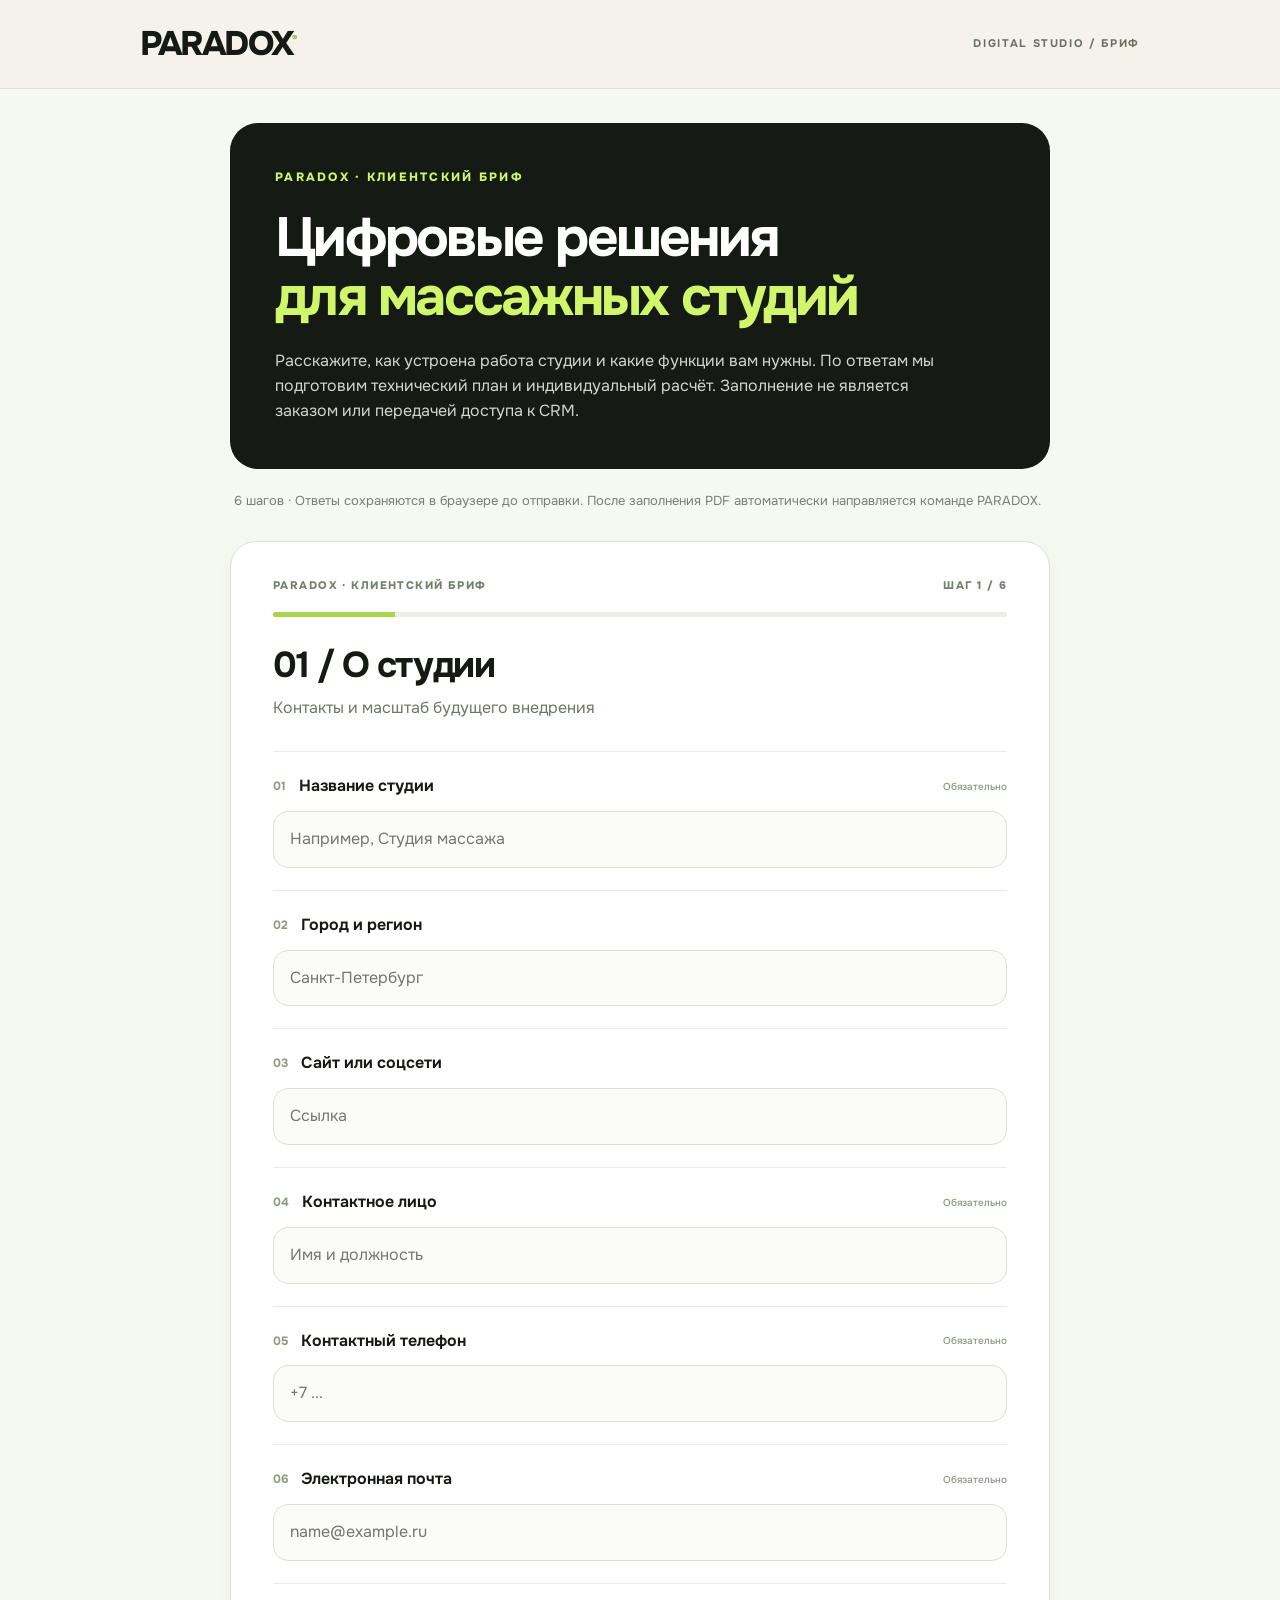
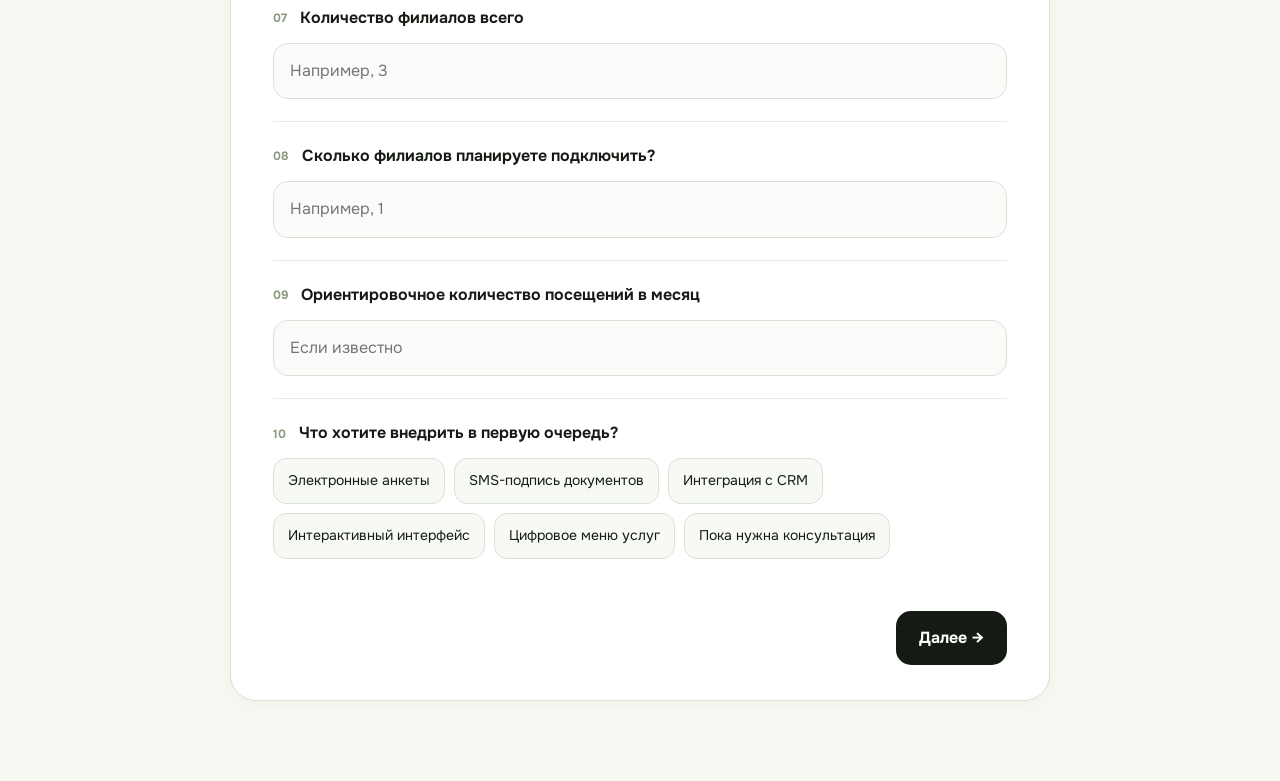
<file: massage-brief/index.html>
<!doctype html><html lang="ru"><head><meta charset="utf-8"><meta name="viewport" content="width=device-width,initial-scale=1,viewport-fit=cover"><meta name="theme-color" content="#f4f2ea"><title>PARADOX — Бриф для массажных студий</title><link rel="preconnect" href="https://fonts.googleapis.com"><link href="https://fonts.googleapis.com/css2?family=Onest:wght@400;500;600;700;800&display=swap" rel="stylesheet"><style>
:root{--ink:#151a14;--lime:#d1f56b;--cream:#f4f2ea;--line:#dce1d5}*{box-sizing:border-box}body{margin:0;background:#f6f8f2;color:var(--ink);font:16px/1.55 Onest,-apple-system,BlinkMacSystemFont,"Segoe UI",sans-serif}.brandbar{background:var(--cream);padding:27px max(22px,calc((100vw - 1000px)/2));border-bottom:1px solid var(--line);display:flex;align-items:center;justify-content:space-between}.brand{font-size:34px;letter-spacing:-.07em;font-weight:800;line-height:1}.brand sup{font-size:11px;color:#90af3f;letter-spacing:0}.bartext{color:#667161;letter-spacing:.15em;font-size:11px;font-weight:700}.wrap{max-width:860px;margin:34px auto 80px;padding:0 20px}.hero{padding:45px;border-radius:28px;background:#151a14;color:#fff}.hero .tag{color:var(--lime);font-size:12px;font-weight:800;letter-spacing:.19em}.hero h1{font-size:clamp(31px,5.5vw,55px);line-height:1.08;letter-spacing:-.05em;margin:22px 0}.hero h1 em{color:var(--lime);font-style:normal}.hero p{color:#d2d7cd;max-width:670px;margin:0}.subnote{color:#778173;font-size:13px;margin:22px 4px 30px}.step{padding:35px 42px;background:#fff;border:1px solid var(--line);border-radius:26px;box-shadow:0 4px 18px #1b261008}.step[hidden],#done[hidden]{display:none}.over{display:flex;justify-content:space-between;gap:10px;color:#72816b;font-size:11px;letter-spacing:.13em;font-weight:800}.track{height:5px;background:#ebede8;border-radius:20px;margin:18px 0 28px;overflow:hidden}.track div{height:100%;background:#a8d44e}.step h2{font-size:clamp(24px,5vw,36px);letter-spacing:-.04em;line-height:1.15;margin:0 0 10px}.intro{color:#6d7668;margin:0 0 30px}.question{padding:22px 0;border-top:1px solid #e7ebe3}.qlabel{display:flex;align-items:center;gap:13px;color:#8b9b81;font-weight:700;font-size:12px;margin:0 0 12px}.qlabel strong{color:var(--ink);font-size:16px;font-weight:650;flex:1}.qlabel small{font-size:10px;color:#8b9980;font-weight:500}input:not([type=checkbox]):not([type=radio]),textarea{width:100%;border:1px solid #dae0d5;background:#fbfcf9;border-radius:15px;padding:15px 16px;font:inherit;color:var(--ink);outline:0}textarea{resize:vertical;min-height:90px}input:focus,textarea:focus{border-color:#9fcf45!important;box-shadow:0 0 0 3px #a4d84d24}.choices{display:flex;flex-wrap:wrap;gap:9px}.choice{cursor:pointer;position:relative;display:inline-flex;align-items:center}.choice input{position:absolute;opacity:0}.choice span{display:block;padding:11px 14px;border-radius:13px;border:1px solid #dbe1d6;background:#f7f9f4;font-size:14px}.choice input:checked+span{background:var(--lime);border-color:#b2d856;color:#16200d;font-weight:700}.nav{display:flex;align-items:center;justify-content:space-between;gap:14px;padding-top:30px}.nav button,.action{background:#151a14;border:0;color:#fff;border-radius:15px;padding:15px 23px;font:inherit;font-weight:700;cursor:pointer}.nav .back{background:#e8ede2;color:#20291c}.legal{padding:18px;margin-top:20px;border-radius:15px;background:#f2f6eb;color:#596354;font-size:13px}#done{background:#fff;border-radius:26px;padding:36px;margin-top:22px}#done h2{margin-top:0}#done button{margin:5px 10px 5px 0}.note{font-size:13px;color:#64705d}.summary pre{font:14px/1.55 Onest, sans-serif;white-space:pre-wrap;overflow-wrap:anywhere}@media(max-width:620px){.hero{padding:28px}.step{padding:23px}.brand{font-size:29px}.bartext{font-size:9px}.over{font-size:10px}.choices{gap:7px}.choice span{font-size:13px}}@media print{body{background:white}.brandbar,.hero,.subnote,.step,.nav,.action,.noprint{display:none!important}#done{display:block!important;margin:0;padding:0}#done h2{font-size:22px}.summary{font-size:12px}pre{font-size:11px!important} @page{size:A4;margin:14mm}}
body.brief-completed .hero,body.brief-completed .subnote{display:none}body.brief-completed .wrap{margin-top:44px}body.brief-completed #done{max-width:650px;margin:0 auto;padding:55px 25px}</style></head><body><header class="brandbar"><div class="brand">PARADOX<sup>®</sup></div><div class="bartext">DIGITAL STUDIO / БРИФ</div></header><main class="wrap"><div class="hero"><div class="tag">PARADOX · КЛИЕНТСКИЙ БРИФ</div><h1>Цифровые решения<br><em>для массажных студий</em></h1><p>Расскажите, как устроена работа студии и какие функции вам нужны. По ответам мы подготовим технический план и индивидуальный расчёт. Заполнение не является заказом или передачей доступа к CRM.</p></div><p class="subnote">6 шагов · Ответы сохраняются в браузере до отправки. После заполнения PDF автоматически направляется команде PARADOX.</p><form id="brief" novalidate><section class="step" data-step="0" ><div class="over">PARADOX · КЛИЕНТСКИЙ БРИФ <span>ШАГ 1 / 6</span></div><div class="track"><div style="width:16.666666666666668%"></div></div><h2>01 / О студии</h2><p class="intro">Контакты и масштаб будущего внедрения</p><div class="question"><label class="qlabel" for="q_0_0">01 <strong>Название студии</strong><small>Обязательно</small></label><input id="q_0_0" name="q_0_0" type="text"  placeholder="Например, Студия массажа" required></div><div class="question"><label class="qlabel" for="q_0_1">02 <strong>Город и регион</strong></label><input id="q_0_1" name="q_0_1" type="text"  placeholder="Санкт-Петербург"></div><div class="question"><label class="qlabel" for="q_0_2">03 <strong>Сайт или соцсети</strong></label><input id="q_0_2" name="q_0_2" type="text"  placeholder="Ссылка"></div><div class="question"><label class="qlabel" for="q_0_3">04 <strong>Контактное лицо</strong><small>Обязательно</small></label><input id="q_0_3" name="q_0_3" type="text"  placeholder="Имя и должность" required></div><div class="question"><label class="qlabel" for="q_0_4">05 <strong>Контактный телефон</strong><small>Обязательно</small></label><input id="q_0_4" name="q_0_4" type="tel"  placeholder="+7 ..." required></div><div class="question"><label class="qlabel" for="q_0_5">06 <strong>Электронная почта</strong><small>Обязательно</small></label><input id="q_0_5" name="q_0_5" type="email"  placeholder="name@example.ru" required></div><div class="question"><label class="qlabel" for="q_0_6">07 <strong>Количество филиалов всего</strong></label><input id="q_0_6" name="q_0_6" type="number" min="0" inputmode="numeric" placeholder="Например, 3"></div><div class="question"><label class="qlabel" for="q_0_7">08 <strong>Сколько филиалов планируете подключить?</strong></label><input id="q_0_7" name="q_0_7" type="number" min="0" inputmode="numeric" placeholder="Например, 1"></div><div class="question"><label class="qlabel" for="q_0_8">09 <strong>Ориентировочное количество посещений в месяц</strong></label><input id="q_0_8" name="q_0_8" type="number" min="0" inputmode="numeric" placeholder="Если известно"></div><div class="question"><label class="qlabel">10 <strong>Что хотите внедрить в первую очередь?</strong></label><div class="choices"><label class="choice"><input type="checkbox" name="q_0_9" value="Электронные анкеты"><span>Электронные анкеты</span></label><label class="choice"><input type="checkbox" name="q_0_9" value="SMS-подпись документов"><span>SMS-подпись документов</span></label><label class="choice"><input type="checkbox" name="q_0_9" value="Интеграция с CRM"><span>Интеграция с CRM</span></label><label class="choice"><input type="checkbox" name="q_0_9" value="Интерактивный интерфейс"><span>Интерактивный интерфейс</span></label><label class="choice"><input type="checkbox" name="q_0_9" value="Цифровое меню услуг"><span>Цифровое меню услуг</span></label><label class="choice"><input type="checkbox" name="q_0_9" value="Пока нужна консультация"><span>Пока нужна консультация</span></label></div></div><div class="nav"><span></span><button type="button" class="next">Далее →</button></div></section><section class="step" data-step="1" hidden><div class="over">PARADOX · КЛИЕНТСКИЙ БРИФ <span>ШАГ 2 / 6</span></div><div class="track"><div style="width:33.333333333333336%"></div></div><h2>02 / Анкеты и документы</h2><p class="intro">Разберём существующий процесс оформления</p><div class="question"><label class="qlabel">01 <strong>Как сейчас заполняют анкеты?</strong></label><div class="choices"><label class="choice"><input type="radio" name="q_1_0" value="На бумаге"><span>На бумаге</span></label><label class="choice"><input type="radio" name="q_1_0" value="Электронно"><span>Электронно</span></label><label class="choice"><input type="radio" name="q_1_0" value="Используем оба способа"><span>Используем оба способа</span></label><label class="choice"><input type="radio" name="q_1_0" value="Пока не используем"><span>Пока не используем</span></label></div></div><div class="question"><label class="qlabel">02 <strong>Кто должен заполнять анкету?</strong></label><div class="choices"><label class="choice"><input type="radio" name="q_1_1" value="Только новые клиенты"><span>Только новые клиенты</span></label><label class="choice"><input type="radio" name="q_1_1" value="Перед каждым посещением"><span>Перед каждым посещением</span></label><label class="choice"><input type="radio" name="q_1_1" value="По установленной периодичности"><span>По установленной периодичности</span></label><label class="choice"><input type="radio" name="q_1_1" value="В зависимости от процедуры"><span>В зависимости от процедуры</span></label></div></div><div class="question"><label class="qlabel" for="q_1_2">03 <strong>Новых клиентов в среднем за месяц</strong></label><input id="q_1_2" name="q_1_2" type="number" min="0" inputmode="numeric" placeholder="Примерное количество"></div><div class="question"><label class="qlabel" for="q_1_3">04 <strong>Сколько анкет / подписаний планируется в месяц?</strong></label><input id="q_1_3" name="q_1_3" type="number" min="0" inputmode="numeric" placeholder="Учитывая повторные визиты"></div><div class="question"><label class="qlabel">06 <strong>Какие документы нужно оформить?</strong></label><div class="choices"><label class="choice"><input type="checkbox" name="q_1_5" value="Анкета здоровья"><span>Анкета здоровья</span></label><label class="choice"><input type="checkbox" name="q_1_5" value="Информированное согласие на процедуру"><span>Информированное согласие на процедуру</span></label><label class="choice"><input type="checkbox" name="q_1_5" value="Согласие на обработку персональных данных"><span>Согласие на обработку персональных данных</span></label><label class="choice"><input type="checkbox" name="q_1_5" value="Договор"><span>Договор</span></label><label class="choice"><input type="checkbox" name="q_1_5" value="Согласие на рекламные сообщения"><span>Согласие на рекламные сообщения</span></label><label class="choice"><input type="checkbox" name="q_1_5" value="Другие документы"><span>Другие документы</span></label></div></div><div class="question"><label class="qlabel">07 <strong>Есть ли готовые формы документов?</strong></label><div class="choices"><label class="choice"><input type="radio" name="q_1_6" value="Да, утверждённые"><span>Да, утверждённые</span></label><label class="choice"><input type="radio" name="q_1_6" value="Частично"><span>Частично</span></label><label class="choice"><input type="radio" name="q_1_6" value="Пока нет"><span>Пока нет</span></label></div></div><div class="question"><label class="qlabel">09 <strong>Кто должен видеть ответы и документы?</strong></label><div class="choices"><label class="choice"><input type="checkbox" name="q_1_8" value="Администратор"><span>Администратор</span></label><label class="choice"><input type="checkbox" name="q_1_8" value="Мастер"><span>Мастер</span></label><label class="choice"><input type="checkbox" name="q_1_8" value="Руководитель"><span>Руководитель</span></label><label class="choice"><input type="checkbox" name="q_1_8" value="Уполномоченный сотрудник"><span>Уполномоченный сотрудник</span></label></div></div><div class="question"><label class="qlabel" for="q_1_9">10 <strong>Особенности анкет и хранения</strong></label><textarea id="q_1_9" name="q_1_9" rows="3" placeholder="Например, сроки хранения, требования к архиву и уведомлениям"></textarea></div><div class="nav"><button type="button" class="back">← Назад</button><button type="button" class="next">Далее →</button></div></section><section class="step" data-step="2" hidden><div class="over">PARADOX · КЛИЕНТСКИЙ БРИФ <span>ШАГ 3 / 6</span></div><div class="track"><div style="width:50%"></div></div><h2>03 / CRM и подпись</h2><p class="intro">Проверим совместимость и юридический процесс</p><div class="question"><label class="qlabel">01 <strong>Какая CRM используется?</strong></label><div class="choices"><label class="choice"><input type="radio" name="q_2_0" value="YCLIENTS"><span>YCLIENTS</span></label><label class="choice"><input type="radio" name="q_2_0" value="Битрикс24"><span>Битрикс24</span></label><label class="choice"><input type="radio" name="q_2_0" value="Обе системы"><span>Обе системы</span></label><label class="choice"><input type="radio" name="q_2_0" value="Другая"><span>Другая</span></label><label class="choice"><input type="radio" name="q_2_0" value="Нет CRM"><span>Нет CRM</span></label></div></div><div class="question"><label class="qlabel" for="q_2_1">02 <strong>Название CRM, если другая</strong></label><input id="q_2_1" name="q_2_1" type="text"  placeholder="Укажите систему"></div><div class="question"><label class="qlabel">04 <strong>Есть ли ответственный за IT и CRM?</strong></label><div class="choices"><label class="choice"><input type="radio" name="q_2_3" value="Да"><span>Да</span></label><label class="choice"><input type="radio" name="q_2_3" value="Нет"><span>Нет</span></label><label class="choice"><input type="radio" name="q_2_3" value="Нужно уточнить"><span>Нужно уточнить</span></label></div></div><div class="question"><label class="qlabel">05 <strong>Какие данные нужно передавать?</strong></label><div class="choices"><label class="choice"><input type="checkbox" name="q_2_4" value="Статус анкеты"><span>Статус анкеты</span></label><label class="choice"><input type="checkbox" name="q_2_4" value="Подписанный PDF"><span>Подписанный PDF</span></label><label class="choice"><input type="checkbox" name="q_2_4" value="Ответы на вопросы"><span>Ответы на вопросы</span></label><label class="choice"><input type="checkbox" name="q_2_4" value="Предпочтения по массажу"><span>Предпочтения по массажу</span></label><label class="choice"><input type="checkbox" name="q_2_4" value="Привязка к конкретному визиту"><span>Привязка к конкретному визиту</span></label><label class="choice"><input type="checkbox" name="q_2_4" value="Уведомления сотрудникам"><span>Уведомления сотрудникам</span></label></div></div><div class="question"><label class="qlabel">06 <strong>К чему нужно привязывать информацию?</strong></label><div class="choices"><label class="choice"><input type="radio" name="q_2_5" value="К карточке клиента"><span>К карточке клиента</span></label><label class="choice"><input type="radio" name="q_2_5" value="К конкретной записи"><span>К конкретной записи</span></label><label class="choice"><input type="radio" name="q_2_5" value="К клиенту и посещению"><span>К клиенту и посещению</span></label><label class="choice"><input type="radio" name="q_2_5" value="Нужно обсудить"><span>Нужно обсудить</span></label></div></div><div class="question"><label class="qlabel" for="q_2_6">07 <strong>В каких филиалах разные CRM / настройки?</strong></label><textarea id="q_2_6" name="q_2_6" rows="3" placeholder="Если различаются, опишите"></textarea></div><div class="question"><label class="qlabel">08 <strong>Где должны храниться подписанные документы?</strong></label><div class="choices"><label class="choice"><input type="checkbox" name="q_2_7" value="В сервисе подписания"><span>В сервисе подписания</span></label><label class="choice"><input type="checkbox" name="q_2_7" value="В CRM"><span>В CRM</span></label><label class="choice"><input type="checkbox" name="q_2_7" value="В согласованном архиве"><span>В согласованном архиве</span></label></div></div><div class="question"><label class="qlabel">09 <strong>Подтверждение по SMS</strong></label><div class="choices"><label class="choice"><input type="radio" name="q_2_8" value="Подходит"><span>Подходит</span></label><label class="choice"><input type="radio" name="q_2_8" value="Хотим изучить условия"><span>Хотим изучить условия</span></label><label class="choice"><input type="radio" name="q_2_8" value="Нужен другой способ"><span>Нужен другой способ</span></label></div></div><div class="question"><label class="qlabel">10 <strong>Условия отдельной оплаты стороннего сервиса</strong></label><div class="choices"><label class="choice"><input type="radio" name="q_2_9" value="Понятны"><span>Понятны</span></label><label class="choice"><input type="radio" name="q_2_9" value="Требуется уточнение"><span>Требуется уточнение</span></label></div></div><div class="nav"><button type="button" class="back">← Назад</button><button type="button" class="next">Далее →</button></div></section><section class="step" data-step="3" hidden><div class="over">PARADOX · КЛИЕНТСКИЙ БРИФ <span>ШАГ 4 / 6</span></div><div class="track"><div style="width:66.66666666666667%"></div></div><h2>04 / Интерактивные экраны</h2><p class="intro">Выберем только нужные функции</p><div class="question"><label class="qlabel">01 <strong>Где будет интерфейс?</strong></label><div class="choices"><label class="choice"><input type="checkbox" name="q_3_0" value="Планшет на ресепшене"><span>Планшет на ресепшене</span></label><label class="choice"><input type="checkbox" name="q_3_0" value="Телефон клиента по ссылке"><span>Телефон клиента по ссылке</span></label><label class="choice"><input type="checkbox" name="q_3_0" value="Оба варианта"><span>Оба варианта</span></label></div></div><div class="question"><label class="qlabel">02 <strong>Как должно происходить начало сценария?</strong></label><div class="choices"><label class="choice"><input type="checkbox" name="q_3_1" value="Ввод телефона и поиск записи"><span>Ввод телефона и поиск записи</span></label><label class="choice"><input type="checkbox" name="q_3_1" value="Выбор услуги"><span>Выбор услуги</span></label><label class="choice"><input type="checkbox" name="q_3_1" value="Приветственный экран"><span>Приветственный экран</span></label><label class="choice"><input type="checkbox" name="q_3_1" value="Без идентификации"><span>Без идентификации</span></label></div></div><div class="question"><label class="qlabel">03 <strong>Какие экраны хотите использовать?</strong></label><div class="choices"><label class="choice"><input type="checkbox" name="q_3_2" value="Шкала интенсивности 1–5"><span>Шкала интенсивности 1–5</span></label><label class="choice"><input type="checkbox" name="q_3_2" value="Карта тела"><span>Карта тела</span></label><label class="choice"><input type="checkbox" name="q_3_2" value="Вид массажа"><span>Вид массажа</span></label><label class="choice"><input type="checkbox" name="q_3_2" value="Атмосфера и музыка"><span>Атмосфера и музыка</span></label><label class="choice"><input type="checkbox" name="q_3_2" value="Масла и ароматы"><span>Масла и ароматы</span></label><label class="choice"><input type="checkbox" name="q_3_2" value="Дополнительные услуги"><span>Дополнительные услуги</span></label><label class="choice"><input type="checkbox" name="q_3_2" value="Напитки"><span>Напитки</span></label><label class="choice"><input type="checkbox" name="q_3_2" value="Итог предпочтений"><span>Итог предпочтений</span></label></div></div><div class="question"><label class="qlabel">04 <strong>Нужна ли карта тела?</strong></label><div class="choices"><label class="choice"><input type="radio" name="q_3_3" value="Да"><span>Да</span></label><label class="choice"><input type="radio" name="q_3_3" value="Нет"><span>Нет</span></label><label class="choice"><input type="radio" name="q_3_3" value="Нужно обсудить"><span>Нужно обсудить</span></label></div></div><div class="question"><label class="qlabel" for="q_3_4">05 <strong>Что должен видеть мастер до сеанса?</strong></label><textarea id="q_3_4" name="q_3_4" rows="3" placeholder="Выбранные зоны, интенсивность, дополнения и т. д."></textarea></div><div class="question"><label class="qlabel" for="q_3_5">06 <strong>Нужны ли собственные экраны?</strong></label><textarea id="q_3_5" name="q_3_5" rows="3" placeholder="Опишите идею"></textarea></div><div class="question"><label class="qlabel">07 <strong>Нужно ли отображать цены и возможность выбора допуслуг?</strong></label><div class="choices"><label class="choice"><input type="radio" name="q_3_6" value="Да"><span>Да</span></label><label class="choice"><input type="radio" name="q_3_6" value="Только показывать"><span>Только показывать</span></label><label class="choice"><input type="radio" name="q_3_6" value="Нет"><span>Нет</span></label><label class="choice"><input type="radio" name="q_3_6" value="Нужно обсудить"><span>Нужно обсудить</span></label></div></div><div class="question"><label class="qlabel" for="q_3_7">08 <strong>На каких устройствах планируется запуск?</strong></label><input id="q_3_7" name="q_3_7" type="text"  placeholder="Android, iPad, пока выбираем"></div><div class="question"><label class="qlabel">09 <strong>Есть ли планшеты и стойки?</strong></label><div class="choices"><label class="choice"><input type="radio" name="q_3_8" value="Есть"><span>Есть</span></label><label class="choice"><input type="radio" name="q_3_8" value="Нужно приобрести"><span>Нужно приобрести</span></label><label class="choice"><input type="radio" name="q_3_8" value="Не решили"><span>Не решили</span></label></div></div><div class="nav"><button type="button" class="back">← Назад</button><button type="button" class="next">Далее →</button></div></section><section class="step" data-step="4" hidden><div class="over">PARADOX · КЛИЕНТСКИЙ БРИФ <span>ШАГ 5 / 6</span></div><div class="track"><div style="width:83.33333333333333%"></div></div><h2>05 / Допуслуги и дизайн</h2><p class="intro">Материалы для персонализации и расчёта</p><div class="question"><label class="qlabel">01 <strong>Какие категории дополнений есть?</strong></label><div class="choices"><label class="choice"><input type="checkbox" name="q_4_0" value="Музыка"><span>Музыка</span></label><label class="choice"><input type="checkbox" name="q_4_0" value="Масла и ароматы"><span>Масла и ароматы</span></label><label class="choice"><input type="checkbox" name="q_4_0" value="Чай и напитки"><span>Чай и напитки</span></label><label class="choice"><input type="checkbox" name="q_4_0" value="Патчи и SPA"><span>Патчи и SPA</span></label><label class="choice"><input type="checkbox" name="q_4_0" value="Горячие камни"><span>Горячие камни</span></label><label class="choice"><input type="checkbox" name="q_4_0" value="Дополнительные массажные услуги"><span>Дополнительные массажные услуги</span></label><label class="choice"><input type="checkbox" name="q_4_0" value="Другое"><span>Другое</span></label></div></div><div class="question"><label class="qlabel" for="q_4_1">02 <strong>Перечислите все дополнительные услуги и цены</strong></label><textarea id="q_4_1" name="q_4_1" rows="3" placeholder="Каждая позиция с новой строки, например: Патчи для глаз — 350 ₽"></textarea></div><div class="question"><label class="qlabel">03 <strong>Нужно ли показывать акции и предложения?</strong></label><div class="choices"><label class="choice"><input type="radio" name="q_4_2" value="Да"><span>Да</span></label><label class="choice"><input type="radio" name="q_4_2" value="Нет"><span>Нет</span></label><label class="choice"><input type="radio" name="q_4_2" value="Позже"><span>Позже</span></label></div></div><div class="question"><label class="qlabel">04 <strong>Есть ли логотип и фирменный стиль?</strong></label><div class="choices"><label class="choice"><input type="radio" name="q_4_3" value="Да, есть всё"><span>Да, есть всё</span></label><label class="choice"><input type="radio" name="q_4_3" value="Есть логотип"><span>Есть логотип</span></label><label class="choice"><input type="radio" name="q_4_3" value="Нужна адаптация"><span>Нужна адаптация</span></label></div></div><div class="question"><label class="qlabel">05 <strong>Какой дизайн предпочтителен?</strong></label><div class="choices"><label class="choice"><input type="checkbox" name="q_4_4" value="Светлый минимализм"><span>Светлый минимализм</span></label><label class="choice"><input type="checkbox" name="q_4_4" value="Тёмный премиум"><span>Тёмный премиум</span></label><label class="choice"><input type="checkbox" name="q_4_4" value="3D-анимации"><span>3D-анимации</span></label><label class="choice"><input type="checkbox" name="q_4_4" value="Спокойные натуральные цвета"><span>Спокойные натуральные цвета</span></label><label class="choice"><input type="checkbox" name="q_4_4" value="Индивидуальный стиль"><span>Индивидуальный стиль</span></label></div></div><div class="question"><label class="qlabel">06 <strong>Есть ли свои фотографии и видео?</strong></label><div class="choices"><label class="choice"><input type="radio" name="q_4_5" value="Да"><span>Да</span></label><label class="choice"><input type="radio" name="q_4_5" value="Частично"><span>Частично</span></label><label class="choice"><input type="radio" name="q_4_5" value="Нет"><span>Нет</span></label></div></div><div class="question"><label class="qlabel">08 <strong>Нужны дополнительные языки?</strong></label><div class="choices"><label class="choice"><input type="checkbox" name="q_4_7" value="Русский"><span>Русский</span></label><label class="choice"><input type="checkbox" name="q_4_7" value="Английский"><span>Английский</span></label><label class="choice"><input type="checkbox" name="q_4_7" value="Другие"><span>Другие</span></label><label class="choice"><input type="checkbox" name="q_4_7" value="Только русский"><span>Только русский</span></label></div></div><div class="question"><label class="qlabel" for="brand_color_0">09 <strong>Основной фирменный цвет</strong></label><input id="brand_color_0" name="brand_color_0" type="text" placeholder="Например: графитовый, #232323"></div><div class="question"><label class="qlabel" for="brand_color_1">10 <strong>Дополнительный фирменный цвет</strong></label><input id="brand_color_1" name="brand_color_1" type="text" placeholder="Например: молочный, #F5F2EA"></div><div class="question"><label class="qlabel" for="brand_color_2">11 <strong>Акцентный фирменный цвет</strong></label><input id="brand_color_2" name="brand_color_2" type="text" placeholder="Например: лаймовый, #D1F56B"></div><div class="question"><label class="qlabel" for="q_4_8">12 <strong>Особые требования к интерфейсу</strong></label><textarea id="q_4_8" name="q_4_8" rows="3" placeholder="Что обязательно учесть?"></textarea></div><div class="nav"><button type="button" class="back">← Назад</button><button type="button" class="next">Далее →</button></div></section><section class="step" data-step="5" hidden><div class="over">PARADOX · КЛИЕНТСКИЙ БРИФ <span>ШАГ 6 / 6</span></div><div class="track"><div style="width:100%"></div></div><h2>06 / Пакет и итог</h2><p class="intro">Фиксируем приоритеты перед индивидуальным расчётом</p><div class="question"><label class="qlabel">01 <strong>Какой формат рассматриваете?</strong></label><div class="choices"><label class="choice"><input type="radio" name="q_5_0" value="Интерактив — от 65 000 ₽"><span>Интерактив — от 65 000 ₽</span></label><label class="choice"><input type="radio" name="q_5_0" value="Анкета + CRM — от 130 000 ₽"><span>Анкета + CRM — от 130 000 ₽</span></label><label class="choice"><input type="radio" name="q_5_0" value="Полная система — от 165 000 ₽"><span>Полная система — от 165 000 ₽</span></label><label class="choice"><input type="radio" name="q_5_0" value="Нужен индивидуальный расчёт"><span>Нужен индивидуальный расчёт</span></label></div></div><div class="question"><label class="qlabel">02 <strong>Подключение анкет и SMS-подписи по филиалам</strong></label><div class="choices"><label class="choice"><input type="radio" name="q_5_1" value="Одна точка"><span>Одна точка</span></label><label class="choice"><input type="radio" name="q_5_1" value="Несколько точек"><span>Несколько точек</span></label><label class="choice"><input type="radio" name="q_5_1" value="Пока не определено"><span>Пока не определено</span></label></div></div><div class="question"><label class="qlabel" for="q_5_2">03 <strong>Какие функции важны на первом этапе?</strong></label><textarea id="q_5_2" name="q_5_2" rows="3" placeholder="Укажите приоритеты"></textarea></div><div class="question"><label class="qlabel">04 <strong>Планируемый срок запуска</strong></label><div class="choices"><label class="choice"><input type="radio" name="q_5_3" value="Как можно скорее"><span>Как можно скорее</span></label><label class="choice"><input type="radio" name="q_5_3" value="В течение месяца"><span>В течение месяца</span></label><label class="choice"><input type="radio" name="q_5_3" value="1–3 месяца"><span>1–3 месяца</span></label><label class="choice"><input type="radio" name="q_5_3" value="Пока изучаем"><span>Пока изучаем</span></label></div></div><div class="question"><label class="qlabel" for="q_5_4">05 <strong>Кто будет согласовывать итоговое решение?</strong></label><input id="q_5_4" name="q_5_4" type="text"  placeholder="Роль или должность"></div><div class="question"><label class="qlabel" for="q_5_5">06 <strong>Какие вопросы остались?</strong></label><textarea id="q_5_5" name="q_5_5" rows="3" placeholder="Пожелания и комментарии"></textarea></div><div class="question"><label class="qlabel">07 <strong>Готовы обсудить технические детали после брифа?</strong></label><div class="choices"><label class="choice"><input type="radio" name="q_5_6" value="Да"><span>Да</span></label><label class="choice"><input type="radio" name="q_5_6" value="Позже"><span>Позже</span></label><label class="choice"><input type="radio" name="q_5_6" value="Нужна консультация"><span>Нужна консультация</span></label></div></div><div class="legal"><label><input type="checkbox" id="agree" required> Я согласен(на) на обработку моих контактных данных и ответов для подготовки предложения и отправку PDF команде PARADOX.</label></div><div class="nav"><button type="button" class="back">← Назад</button><button type="button" class="finish">Завершить и отправить →</button></div><p id="send-status" class="note" role="status"></p></section></form><div id="done" hidden style="text-align:center"><div style="font-size:60px;color:#8ba941">✓</div><h2>Бриф заполнен и отправлен в студию PARADOX</h2><p>Спасибо! Мы изучим ваши ответы и свяжемся с вами.</p></div></main>
<script>
(()=>{const f=document.querySelector('#brief'),steps=[...document.querySelectorAll('.step')],done=document.querySelector('#done'),status=document.querySelector('#send-status');let step=0,sending=false;const key='paradox_massage_v3',URL='https://script.google.com/macros/s/AKfycbwvGGMDi--QqqJ3h8swjCt5ONkbTCImy-lKzPsx7dp-vxozfL44as4rCQrD5RGqwNef/exec';
function values(){const o={};f.querySelectorAll('input,textarea').forEach(e=>{if(!e.name)return;if(e.type==='radio'||e.type==='checkbox'){if(e.checked)(o[e.name]??=[]).push(e.value)}else o[e.name]=e.value});return o}
function save(){try{localStorage.setItem(key,JSON.stringify(values()))}catch(e){}}
function show(n){step=n;steps.forEach((s,i)=>s.hidden=i!==n);f.hidden=false;done.hidden=true;scrollTo(0,0)}
function valid(){for(let e of steps[step].querySelectorAll('input[required]')){if(!e.checkValidity()){e.reportValidity();return false}}return true}
f.oninput=save;f.onchange=save;f.onclick=e=>{if(e.target.closest('.next')&&valid())show(Math.min(step+1,5));if(e.target.closest('.back'))show(Math.max(step-1,0));if(e.target.closest('.finish'))send()};
const fields=()=>steps.map(s=>({title:s.querySelector('h2').textContent,answers:[...s.querySelectorAll('.question')].map(q=>{let c=[...q.querySelectorAll('input,textarea')],v=c.filter(e=>(e.type==='radio'||e.type==='checkbox')&&e.checked).map(e=>e.value).join(', ');if(!v)v=c.find(e=>e.type!=='radio'&&e.type!=='checkbox')?.value||'Не указано';return {label:q.querySelector('strong').textContent,value:v}})}));
function pdf(){const W=595,H=842,scale=2,images=[];let can,ctx,y;const newPage=()=>{can=document.createElement('canvas');can.width=W*scale;can.height=H*scale;ctx=can.getContext('2d');ctx.scale(scale,scale);ctx.fillStyle='#f4f2ea';ctx.fillRect(0,0,W,H);ctx.fillStyle='#111811';ctx.font='bold 28px Arial';ctx.fillText('PARADOX',36,51);ctx.fillStyle='#a2c350';ctx.fillRect(36,66,523,3);ctx.fillStyle='#55644a';ctx.font='12px Arial';ctx.fillText('DIGITAL STUDIO  /  КЛИЕНТСКИЙ БРИФ',36,91);y=125;images.push(can)};
function wrap(s,font){ctx.font=font;let lines=[];for(const part of String(s).split('\n')){let line='';for(const word of part.split(' ')){let test=line?line+' '+word:word;if(line&&ctx.measureText(test).width>487){lines.push(line);line=word}else line=test}lines.push(line)}return lines}
newPage();ctx.fillStyle='#151a14';ctx.font='bold 23px Arial';ctx.fillText('Массажная студия',36,y);y+=49;
for(const sec of fields()){if(y>H-95)newPage();ctx.fillStyle='#475c3a';ctx.font='bold 18px Arial';ctx.fillText(sec.title,36,y);y+=33;for(const answer of sec.answers){const a=wrap(answer.label,'bold 13px Arial'),b=wrap(answer.value,'13px Arial'),height=20+a.length*17+b.length*18+15;if(y+height>H-50)newPage();ctx.fillStyle='#fff';ctx.beginPath();ctx.roundRect(36,y,523,height,10);ctx.fill();let yy=y+22;ctx.fillStyle='#536a47';ctx.font='bold 13px Arial';for(const l of a){ctx.fillText(l,51,yy);yy+=17}yy+=6;ctx.fillStyle='#1b2119';ctx.font='13px Arial';for(const l of b){ctx.fillText(l,51,yy);yy+=18}y+=height+9}y+=15}
const jpgs=images.map(x=>x.toDataURL('image/jpeg',.82).split(',')[1]),enc=new TextEncoder(),parts=[],offs=[0];let pos=0;function w(s){let b=typeof s==='string'?enc.encode(s):s;parts.push(b);pos+=b.length}function o(n,arr){offs[n]=pos;w(n+' 0 obj\n');arr.forEach(w);w('\nendobj\n')}function b64(s){let raw=atob(s),bytes=new Uint8Array(raw.length);for(let i=0;i<raw.length;i++)bytes[i]=raw.charCodeAt(i);return bytes}w('%PDF-1.4\n');o(1,['<< /Type /Catalog /Pages 2 0 R >>']);o(2,['<< /Type /Pages /Kids ['+jpgs.map((_,i)=>(3+i*3)+' 0 R').join(' ')+'] /Count '+jpgs.length+' >>']);jpgs.forEach((s,i)=>{let p=3+i*3,z=p+1,img=p+2,d='q\n595 0 0 842 0 0 cm\n/Im0 Do\nQ\n';o(p,['<< /Type /Page /Parent 2 0 R /MediaBox [0 0 595 842] /Resources << /XObject << /Im0 '+img+' 0 R >> >> /Contents '+z+' 0 R >>']);o(z,['<< /Length '+enc.encode(d).length+' >>\nstream\n',d,'endstream']);const bytes=b64(s);o(img,['<< /Type /XObject /Subtype /Image /Width 1190 /Height 1684 /ColorSpace /DeviceRGB /BitsPerComponent 8 /Filter /DCTDecode /Length '+bytes.length+' >>\nstream\n',bytes,'\nendstream'])});const off=pos;w('xref\n0 '+(3+jpgs.length*3)+'\n0000000000 65535 f \n');for(let i=1;i<3+jpgs.length*3;i++)w(String(offs[i]).padStart(10,'0')+' 00000 n \n');w('trailer\n<< /Size '+(3+jpgs.length*3)+' /Root 1 0 R >>\nstartxref\n'+off+'\n%%EOF');return new Blob(parts,{type:'application/pdf'})}
function receipt(id){return new Promise((resolve,reject)=>{let cb='massageReceipt'+Math.random().toString(36).slice(2),s=document.createElement('script'),finished=false;const t=setTimeout(()=>end(null,new Error('Timeout')),12000);function end(v,e){if(finished)return;finished=true;clearTimeout(t);delete window[cb];s.remove();e?reject(e):resolve(v)}window[cb]=x=>end(x);s.onerror=()=>end(null,new Error('Connection'));s.src=URL+'?action=status&id='+encodeURIComponent(id)+'&callback='+cb+'&_='+Date.now();document.head.appendChild(s)})}
async function send(){if(sending||!valid())return;if(!document.querySelector('#agree').checked){status.textContent='Подтвердите согласие на обработку данных.';return}sending=true;let btn=f.querySelector('.finish');btn.disabled=true;status.textContent='Создаём PDF и отправляем…';const id='massage_'+Date.now().toString(36)+'_'+Math.random().toString(36).slice(2);try{const blob=pdf(),p=values();if(blob.size>15e6)throw Error('Слишком большой PDF');const base64=await new Promise((res,rej)=>{let r=new FileReader();r.onload=()=>res(String(r.result).split(',')[1]);r.onerror=rej;r.readAsDataURL(blob)});const payload={id,startedAt:Date.now()-10000,honey:'',venue:p.q_0_0||'',venueType:'Массажная студия',city:p.q_0_1||'',website:p.q_0_2||'',contact:p.q_0_3||'',messenger:'',phone:p.q_0_4||'',email:p.q_0_5||'',pdfBase64:base64};try{await fetch(URL,{method:'POST',mode:'no-cors',headers:{'Content-Type':'text/plain;charset=UTF-8'},body:JSON.stringify(payload)})}catch(e){console.warn(e)}let result;const startedPolling=Date.now();let completed=false;const inflight=new Set();while(!completed&&Date.now()-startedPolling<105000){if(inflight.size<3){const p=receipt(id).then(v=>{if(!completed&&['sent','partial','failed'].includes(v?.state)){result=v;completed=true}}).catch(()=>{}).finally(()=>inflight.delete(p));inflight.add(p)}if(completed)break;status.textContent='Ожидаем подтверждение доставки…';await new Promise(r=>setTimeout(r,1800))}if(result?.state==='sent'&&result.telegram&&result.email){f.hidden=true;done.hidden=false;document.body.classList.add('brief-completed');scrollTo(0,0);try{localStorage.removeItem(key)}catch(e){}}else status.textContent=result?.state==='partial'?'Доставка частичная. Уточните получение у PARADOX.':result?.state==='failed'?'Отправка не удалась. Попробуйте позже.':'Подтверждение доставки не получено. Уточните получение перед повторной отправкой.'}catch(e){status.textContent='Ошибка отправки: '+e.message}finally{sending=false;btn.disabled=false}}
try{let old=JSON.parse(localStorage.getItem(key)||'{}');f.querySelectorAll('input,textarea').forEach(el=>{let v=old[el.name];if(!el.name)return;if(el.type==='radio'||el.type==='checkbox')el.checked=Array.isArray(v)&&v.includes(el.value);else if(typeof v==='string')el.value=v})}catch(e){}show(0);
})();
</script></body></html>
</file>
